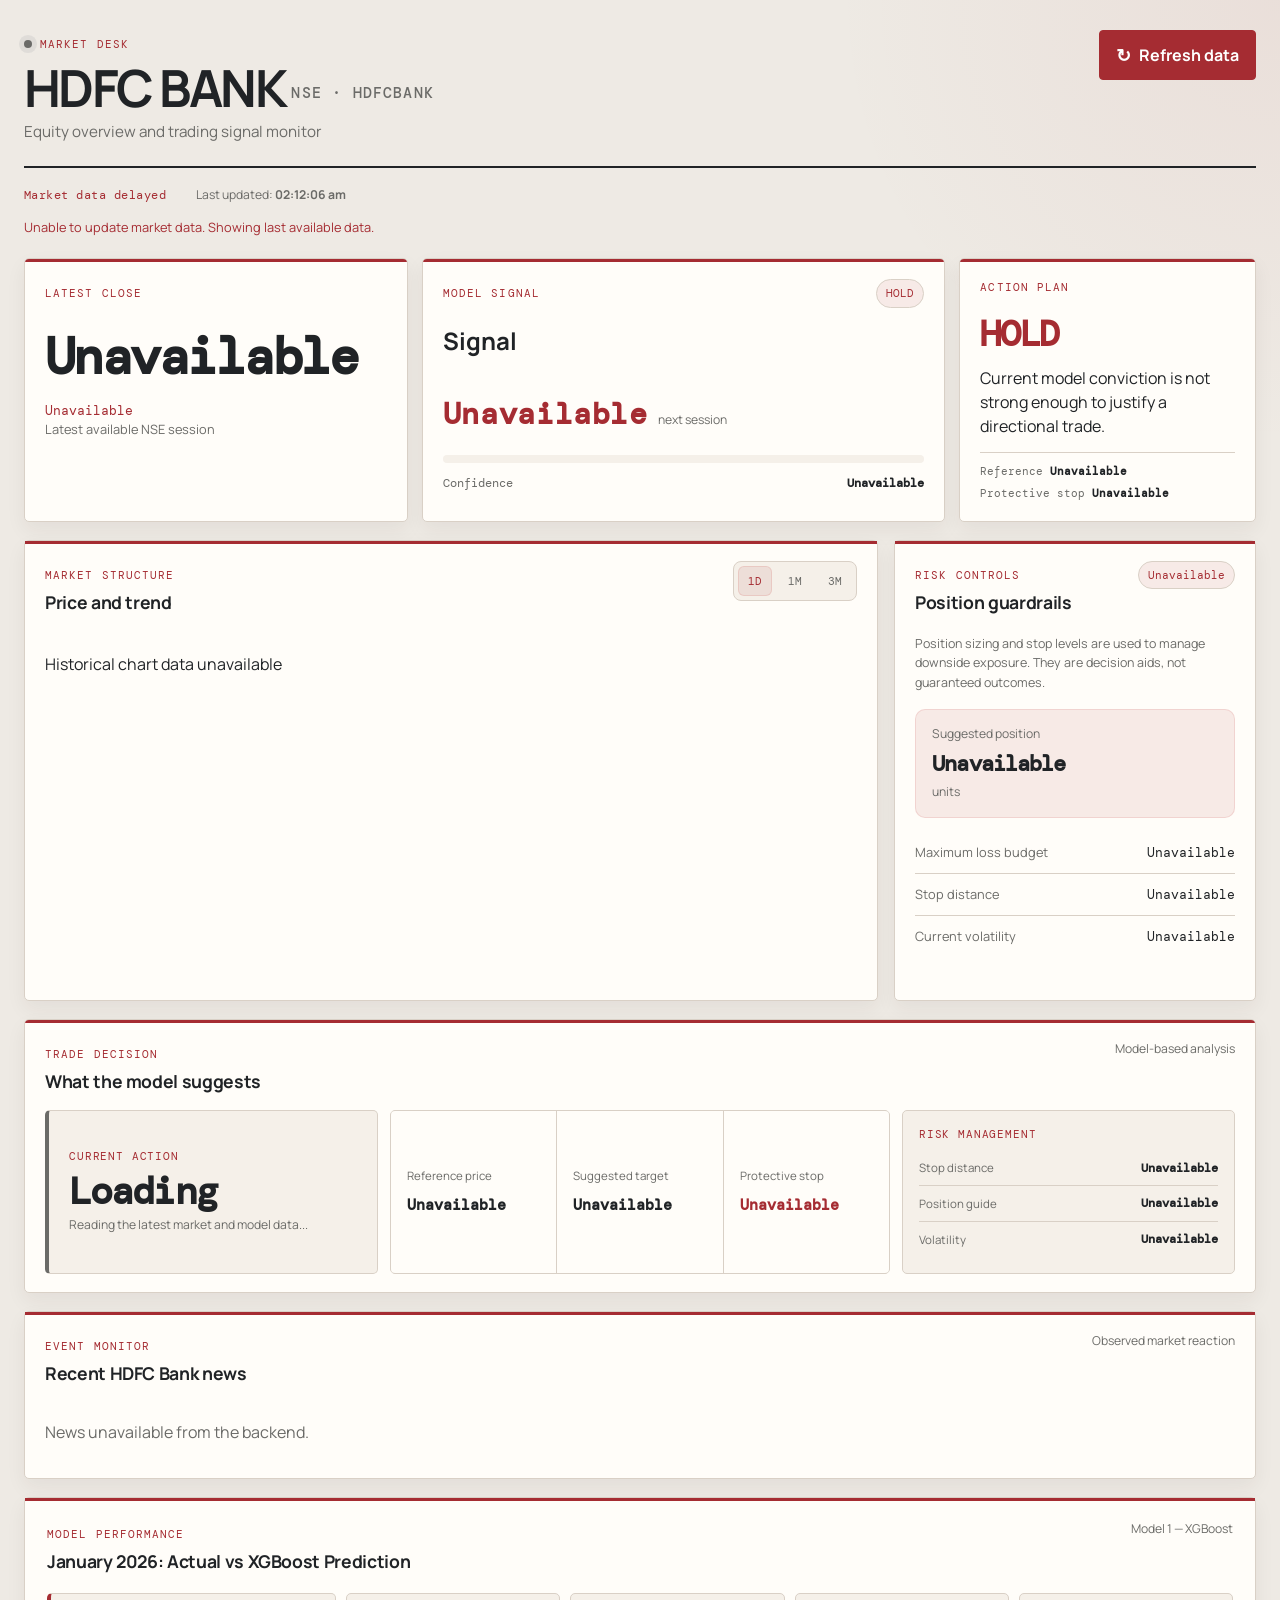
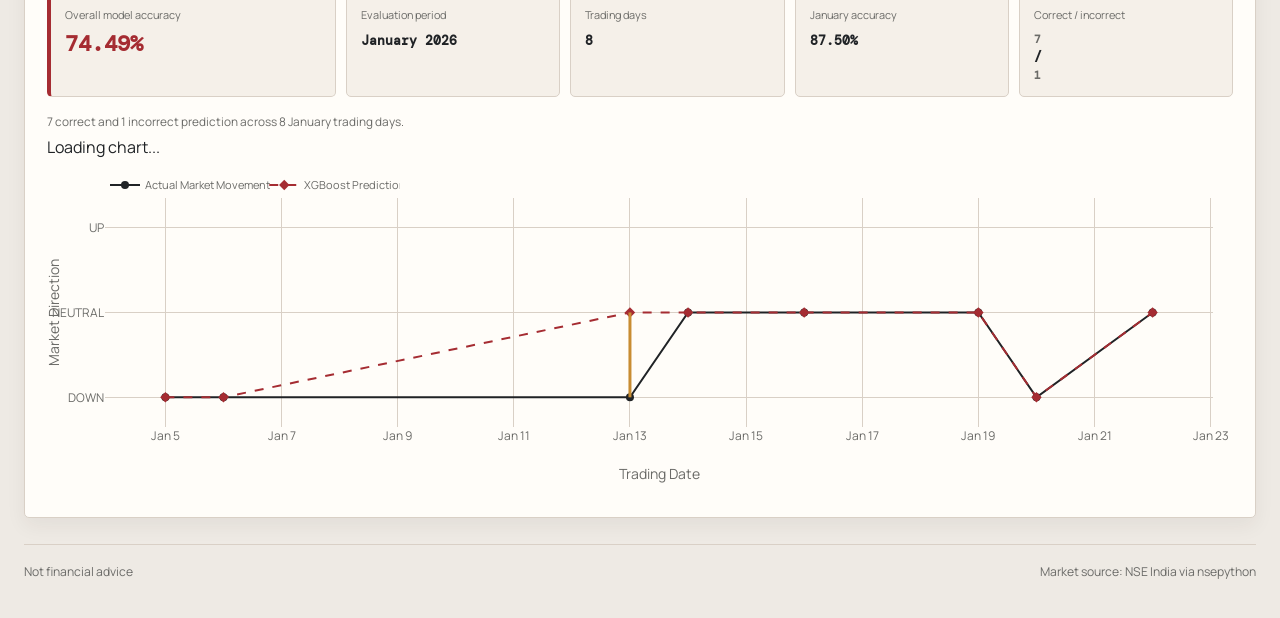
<file: frontend/index.html>
<!doctype html>
<html lang="en">
  <head>
    <meta charset="UTF-8" />
    <meta name="viewport" content="width=device-width, initial-scale=1.0" />
    <meta name="description" content="HDFC Bank market intelligence dashboard." />
    <title>HDFC Bank | Market Intelligence</title>
    <link rel="stylesheet" href="styles.css" />
    <script src="https://cdn.plot.ly/plotly-2.35.2.min.js"></script>
  </head>
  <body>
    <main class="shell">
      <header class="topline">
        <div class="brand-group">
          <div class="brand-row">
            <span class="live-dot" aria-hidden="true"></span>
            <span class="eyebrow">Market desk</span>
          </div>
          <h1>HDFC BANK <span class="ticker">NSE · HDFCBANK</span></h1>
          <p class="subtitle">Equity overview and trading signal monitor</p>
        </div>
        <button class="refresh-button" id="load-data" type="button">
          <span class="refresh-icon" aria-hidden="true">↻</span>
          <span class="button-label">Refresh data</span>
        </button>
      </header>

      <div class="status-row" aria-live="polite">
        <span id="market-status-label" class="market-status-label">Loading market data</span>
        <span>Last updated: <strong id="last-updated">--:--:--</strong></span>
      </div>
      <p id="global-status" class="global-status" role="status" aria-live="polite">Loading market desk...</p>

      <section class="hero-grid">
        <article class="price-hero">
          <span class="section-kicker">Latest close</span>
          <strong id="latest-price">Unavailable</strong>
          <span id="daily-change" class="price-change">Unavailable</span>
          <span class="hero-caption">Latest available NSE session</span>
        </article>

        <article class="prediction-card">
          <div class="panel-header">
            <div>
              <span class="section-kicker">Model signal</span>
              <h2>Signal</h2>
            </div>
            <span id="prediction-badge" class="direction-badge">Unavailable</span>
          </div>
          <div class="prediction-main">
            <strong id="prediction-detail">Unavailable</strong>
            <span>next session</span>
          </div>
          <div class="confidence-track" aria-label="Prediction confidence">
            <span id="prediction-confidence-bar"></span>
          </div>
          <div class="prediction-meta">
            <span>Confidence</span>
            <strong id="confidence-value">0%</strong>
          </div>
        </article>

        <article class="signal-card">
          <span class="section-kicker">Action plan</span>
          <strong id="signal-detail">Unavailable</strong>
          <span id="suggestion-copy">Waiting for market data</span>
          <div class="suggestion-levels">
            <span>Reference <strong id="reference-price">Unavailable</strong></span>
            <span>Protective stop <strong id="stop-price">Unavailable</strong></span>
          </div>
        </article>
      </section>

      <section class="workspace-grid">
        <article class="panel chart-panel">
          <div class="panel-header">
            <div>
              <span class="section-kicker">Market structure</span>
              <h2>Price and trend</h2>
            </div>
            <div class="timeframe-control" role="group" aria-label="Chart timeframe">
              <button class="timeframe active" data-timeframe="1d" type="button">1D</button>
              <button class="timeframe" data-timeframe="1m" type="button">1M</button>
              <button class="timeframe" data-timeframe="3m" type="button">3M</button>
            </div>
          </div>
          <div id="chart-message" class="chart-message"></div>
          <div class="chart-wrap">
            <div id="price-chart" aria-label="HDFC Bank price chart">Loading chart...</div>
          </div>
        </article>

        <article class="panel risk-panel">
          <div class="panel-header">
            <div>
              <span class="section-kicker">Risk controls</span>
              <h2>Position guardrails</h2>
            </div>
            <span id="risk-status" class="risk-state">Unavailable</span>
          </div>
          <p class="risk-explainer">Position sizing and stop levels are used to manage downside exposure. They are decision aids, not guaranteed outcomes.</p>
          <div class="risk-highlight">
            <span>Suggested position</span>
            <strong id="position-size">Unavailable</strong>
            <small>units</small>
          </div>
          <dl class="data-list">
            <div class="data-row">
              <dt>Maximum loss budget</dt>
              <dd id="risk-per-trade">Unavailable</dd>
            </div>
            <div class="data-row">
              <dt>Stop distance</dt>
              <dd id="stop-loss">Unavailable</dd>
            </div>
            <div class="data-row">
              <dt>Current volatility</dt>
              <dd id="volatility">Unavailable</dd>
            </div>
          </dl>
        </article>
      </section>

      <section class="trade-decision panel" aria-label="Trade decision">
        <div class="panel-header trade-decision-header">
          <div>
            <span class="section-kicker">Trade decision</span>
            <h2>What the model suggests</h2>
          </div>
          <span id="trade-decision-source" class="panel-note">Model-based analysis</span>
        </div>

        <div class="trade-decision-grid">
          <div id="trade-action-card" class="trade-action-card">
            <span class="trade-action-label">Current action</span>
            <strong id="trade-action">Loading</strong>
            <p id="trade-guidance">Reading the latest market and model data...</p>
          </div>

          <div class="trade-levels" aria-label="Trade price levels">
            <div class="trade-level">
              <span>Reference price</span>
              <strong id="trade-reference">Not available</strong>
            </div>
            <div class="trade-level">
              <span>Suggested target</span>
              <strong id="trade-target">Not available</strong>
            </div>
            <div class="trade-level risk-level">
              <span>Protective stop</span>
              <strong id="trade-stop">Not available</strong>
            </div>
          </div>

          <div class="trade-risk-summary">
            <span class="trade-action-label">Risk management</span>
            <div class="trade-risk-row">
              <span>Stop distance</span>
              <strong id="trade-stop-distance">Not available</strong>
            </div>
            <div class="trade-risk-row">
              <span>Position guide</span>
              <strong id="trade-position">Not available</strong>
            </div>
            <div class="trade-risk-row">
              <span>Volatility</span>
              <strong id="trade-volatility">Not available</strong>
            </div>
          </div>
        </div>
      </section>

      <section class="panel news-panel">
        <div class="panel-header">
          <div>
            <span class="section-kicker">Event monitor</span>
            <h2>Recent HDFC Bank news</h2>
          </div>
          <span class="panel-note">Observed market reaction</span>
        </div>
        <div id="news-list" class="news-list">
          <p class="unavailable">News unavailable</p>
        </div>
      </section>

      <section class="panel performance-panel" aria-label="January 2026 Model 1 performance">
        <div class="panel-header">
          <div>
            <span class="section-kicker">Model performance</span>
            <h2>January 2026: Actual vs XGBoost Prediction</h2>
          </div>
          <span class="panel-note">Model 1 — XGBoost</span>
        </div>

        <div class="performance-summary">
          <div class="performance-primary">
            <span>Overall model accuracy</span>
            <strong>74.49%</strong>
          </div>
          <div class="performance-metric">
            <span>Evaluation period</span>
            <strong>January 2026</strong>
          </div>
          <div class="performance-metric">
            <span>Trading days</span>
            <strong id="january-trading-days">Not available</strong>
          </div>
          <div class="performance-metric">
            <span>January accuracy</span>
            <strong id="january-accuracy">Not available</strong>
          </div>
          <div class="performance-metric">
            <span>Correct / incorrect</span>
            <strong><span id="january-correct">Not available</span> / <span id="january-incorrect">Not available</span></strong>
          </div>
        </div>

        <div id="performance-message" class="performance-message" role="status" aria-live="polite">Loading January 2026 comparison...</div>
        <div class="performance-chart-wrap">
          <div id="january-performance-chart" aria-label="January 2026 actual market movement versus XGBoost prediction">Loading chart...</div>
        </div>
      </section>

      <footer>
        <span>Not financial advice</span>
        <span>Market source: NSE India via nsepython</span>
      </footer>
    </main>
    <script src="app.js"></script>
  </body>
</html>
</file>
<file: frontend/styles.css>
@import url('https://fonts.googleapis.com/css2?family=DM+Mono:wght@400;500&family=Manrope:wght@400;500;600;700;800&display=swap');

:root {
  --bg: #eeeae4;
  --surface: #fffdf9;
  --surface-soft: #f5f0e9;
  --border: #d9d0c6;
  --text: #202326;
  --muted: #6b6b68;
  --subtle: #8c8982;
  --red: #a52c32;
  --red-soft: rgba(165, 44, 50, 0.09);
  --red-strong: #7f2027;
  --shadow: 0 8px 20px rgba(45, 39, 32, 0.06);
}

* { box-sizing: border-box; }
html { background: var(--bg); }
body {
  margin: 0;
  color: var(--text);
  background: radial-gradient(circle at 100% 0%, rgba(165, 44, 50, 0.06), transparent 28rem), var(--bg);
  font-family: 'Manrope', sans-serif;
  line-height: 1.5;
}
button, input { font: inherit; }
button:focus-visible, input:focus-visible { outline: 2px solid var(--red); outline-offset: 2px; }

.shell {
  width: min(1280px, calc(100% - 48px));
  margin: 0 auto;
  padding: 30px 0 36px;
}

.topline {
  display: flex;
  justify-content: space-between;
  gap: 18px;
  align-items: flex-start;
  padding-bottom: 22px;
  border-bottom: 2px solid var(--text);
}

.brand-group { min-width: 0; }
.brand-row {
  display: inline-flex;
  align-items: center;
  gap: 8px;
  margin-bottom: 10px;
}

.eyebrow, .label, .section-kicker, .status-label {
  color: var(--red);
  font-family: 'DM Mono', monospace;
  font-size: 0.68rem;
  letter-spacing: 0.1em;
  text-transform: uppercase;
}

h1 {
  margin: 0;
  font-size: clamp(2rem, 4vw, 3.2rem);
  letter-spacing: -0.05em;
  line-height: 1;
}

.subtitle {
  margin: 8px 0 0;
  color: var(--muted);
  font-size: 0.95rem;
}

.ticker {
  color: var(--muted);
  font-family: 'DM Mono', monospace;
  font-size: 0.29em;
  font-weight: 500;
  letter-spacing: 0.08em;
  vertical-align: middle;
}

.status-row {
  display: flex;
  flex-wrap: wrap;
  align-items: center;
  gap: 12px 30px;
  margin-top: 18px;
  color: var(--muted);
  font-size: 0.76rem;
}

.market-status-label {
  color: var(--red);
  font-family: 'DM Mono', monospace;
  letter-spacing: 0.04em;
}

.refresh-button {
  align-items: center;
  background: var(--red);
  border: 1px solid var(--red);
  border-radius: 4px;
  color: #fff;
  cursor: pointer;
  display: inline-flex;
  font-weight: 700;
  gap: 8px;
  padding: 11px 16px;
  transition: background 0.2s ease;
}

.refresh-button:hover { background: var(--red-strong); }
.refresh-button:disabled { cursor: wait; opacity: 0.7; }
.refresh-icon { font-size: 1.1rem; }

.global-status {
  margin: 14px 0 0;
  min-height: 22px;
  color: var(--muted);
  font-size: 0.8rem;
}
.global-status.error { color: var(--red); }

.hero-grid { display: grid; grid-template-columns: 1.1fr 1.5fr 0.85fr; gap: 14px; margin-top: 18px; }

.price-hero,
.prediction-card,
.signal-card,
.panel {
  position: relative;
  background: var(--surface);
  border: 1px solid var(--border);
  border-radius: 5px;
  box-shadow: var(--shadow);
}

.price-hero,
.prediction-card,
.signal-card {
  min-height: 168px;
  padding: 20px;
  position: relative;
  overflow: hidden;
}

.price-hero::before,
.prediction-card::before,
.signal-card::before,
.panel::before {
  content: '';
  position: absolute;
  inset: 0 0 auto;
  height: 3px;
  background: var(--red);
}

.price-hero > strong {
  display: block;
  margin: 16px 0 5px;
  color: var(--text);
  font-family: 'DM Mono', monospace;
  font-size: clamp(2rem, 4vw, 3.2rem);
  letter-spacing: -0.05em;
}

.hero-caption,
.price-change {
  display: block;
  font-size: 0.8rem;
}
.hero-caption { color: var(--muted); }
.price-change { color: var(--red); font-family: 'DM Mono', monospace; }

.panel-header { display: flex; align-items: flex-start; justify-content: space-between; gap: 16px; margin-bottom: 18px; }
.panel h2 { margin: 4px 0 0; font-size: 1.1rem; letter-spacing: -0.02em; }

.prediction-card .panel-header { margin-bottom: 12px; }
.prediction-main { display: flex; align-items: baseline; gap: 10px; }
.prediction-main strong {
  color: var(--red);
  font-family: 'DM Mono', monospace;
  font-size: 1.9rem;
  letter-spacing: 0.02em;
}
.prediction-main span { color: var(--muted); font-size: 0.76rem; }

.confidence-track {
  height: 8px;
  margin: 18px 0 12px;
  background: var(--surface-soft);
  border-radius: 999px;
  overflow: hidden;
}
.confidence-track span {
  display: block;
  width: 0%;
  height: 100%;
  background: linear-gradient(90deg, var(--red) 0%, var(--red-strong) 100%);
  border-radius: inherit;
  transition: width 0.2s ease;
}

.prediction-meta {
  display: flex; align-items: center; justify-content: space-between; gap: 12px;
  color: var(--muted); font-family: 'DM Mono', monospace; font-size: 0.72rem;
}
.prediction-meta strong { color: var(--text); font-weight: 600; }

.direction-badge, .risk-state {
  display: inline-flex; align-items: center; justify-content: center;
  border: 1px solid var(--border); border-radius: 999px; background: var(--red-soft); color: var(--red);
  font-family: 'DM Mono', monospace; font-size: 0.68rem; padding: 5px 9px;
}

.signal-card { display: flex; flex-direction: column; justify-content: center; }
.signal-card > strong {
  margin: 12px 0 5px; color: var(--red); font-family: 'DM Mono', monospace; font-size: 2.2rem; letter-spacing: -0.04em;
}
.signal-card > span:last-child { color: var(--muted); font-size: 0.75rem; }

.suggestion-levels {
  display: grid; gap: 6px; border-top: 1px solid var(--border); margin-top: 14px; padding-top: 10px;
}
.suggestion-levels span { color: var(--muted); font-family: 'DM Mono', monospace; font-size: 0.68rem; }
.suggestion-levels strong { color: var(--text); font-weight: 600; }

.decision-layout {
  display: grid; grid-template-columns: minmax(0, 1.5fr) minmax(0, 0.9fr); gap: 16px; margin-top: 18px;
}

.decision-panel, .capital-panel {
  padding: 20px;
}

.decision-summary {
  display: grid; grid-template-columns: minmax(0, 0.8fr) minmax(0, 1.2fr); gap: 18px; align-items: center;
}

.decision-action-block {
  display: flex; flex-direction: column; justify-content: center; gap: 8px;
  padding: 18px; border: 1px solid var(--border); border-radius: 5px; background: var(--surface-soft);
}

.main-action {
  color: var(--red);
  font-family: 'DM Mono', monospace;
  font-size: clamp(2rem, 4vw, 3rem);
  letter-spacing: -0.04em;
  line-height: 1;
}
.action-subtitle { color: var(--muted); font-size: 0.8rem; }

.decision-stat-grid {
  display: grid; grid-template-columns: repeat(2, minmax(0, 1fr)); gap: 12px;
}
.decision-stat {
  padding: 14px 12px; border: 1px solid var(--border); border-radius: 5px; background: var(--surface);
}
.decision-stat span { color: var(--muted); display: block; font-size: 0.72rem; margin-bottom: 6px; }
.decision-stat strong {
  display: block; color: var(--text); font-family: 'DM Mono', monospace; font-size: 0.86rem; word-break: break-word;
}
.decision-badge {
  display: inline-flex; padding: 5px 9px; border-radius: 999px; border: 1px solid var(--border); background: var(--red-soft);
  color: var(--red); font-family: 'DM Mono', monospace; font-size: 0.68rem;
}

.decision-panel {
  background: linear-gradient(180deg, #fff 0%, rgba(198, 40, 40, 0.02) 100%);
}

.capital-panel .panel-header { margin-bottom: 16px; }
.input-label {
  display: block; margin-bottom: 8px; color: var(--muted); font-size: 0.76rem; font-weight: 600;
}
.capital-input-wrap {
  display: flex; align-items: center; gap: 8px; border: 1px solid var(--border); border-radius: 5px; background: var(--surface-soft); padding: 8px 12px;
}
.currency-prefix { color: var(--muted); font-weight: 700; }
.capital-input-wrap input {
  width: 100%; border: 0; background: transparent; color: var(--text); font-size: 1.05rem; font-family: 'DM Mono', monospace;
}
.capital-input-wrap input::-webkit-outer-spin-button, .capital-input-wrap input::-webkit-inner-spin-button { -webkit-appearance: none; margin: 0; }
.capital-input-wrap input[type="number"] { -moz-appearance: textfield; }

.calculate-button {
  display: flex;
  align-items: center;
  justify-content: space-between;
  width: 100%;
  min-height: 46px;
  margin-top: 12px;
  padding: 0 14px 0 16px;
  border: 1px solid var(--red);
  border-radius: 5px;
  background: var(--red);
  color: #fff;
  cursor: pointer;
  font-size: 0.82rem;
  font-weight: 800;
  letter-spacing: 0.01em;
  text-align: left;
  transition: background 0.2s ease, border-color 0.2s ease, transform 0.2s ease;
}

.calculate-button:hover {
  background: var(--red-strong);
  border-color: var(--red-strong);
  transform: translateY(-1px);
}

.calculate-button:active { transform: translateY(0); }
.calculate-button:focus-visible { outline-color: var(--red-strong); }
.calculate-arrow { font-size: 1.1rem; line-height: 1; }

.plan-status {
  min-height: 18px;
  margin: 8px 0 0;
  color: var(--muted);
  font-size: 0.72rem;
}

.allocation-block {
  margin-top: 18px; padding-top: 2px;
}
.allocation-header {
  display: flex; align-items: center; justify-content: space-between; gap: 12px; margin-bottom: 8px;
}
#allocation-percent-value { color: var(--red); font-family: 'DM Mono', monospace; }
#allocation-percent {
  width: 100%; accent-color: var(--red); cursor: pointer;
}

.capital-breakdown {
  display: grid; grid-template-columns: repeat(2, minmax(0, 1fr)); gap: 10px; margin-top: 18px;
}
.capital-metric {
  border: 1px solid var(--border); border-radius: 5px; background: var(--surface-soft); padding: 12px;
}
.capital-metric span { display: block; color: var(--muted); font-size: 0.7rem; margin-bottom: 6px; }
.capital-metric strong {
  display: block; color: var(--text); font-family: 'DM Mono', monospace; font-size: 0.88rem; word-break: break-word;
}
.capital-error {
  min-height: 20px; margin-top: 12px; color: var(--red); font-size: 0.76rem;
}

.workspace-grid {
  display: grid; grid-template-columns: minmax(0, 1.7fr) minmax(290px, 0.72fr); gap: 16px; margin-top: 18px;
}

.trade-decision {
  margin-top: 18px;
  padding: 22px;
  overflow: hidden;
}

.trade-decision-header { margin-bottom: 16px; }

.trade-decision-grid {
  display: grid;
  grid-template-columns: minmax(210px, 0.9fr) minmax(0, 1.35fr) minmax(210px, 0.9fr);
  gap: 12px;
  align-items: stretch;
}

.trade-action-card,
.trade-levels,
.trade-risk-summary {
  min-height: 154px;
  border: 1px solid var(--border);
  border-radius: 5px;
  background: var(--surface-soft);
}

.trade-action-card {
  display: flex;
  flex-direction: column;
  justify-content: center;
  padding: 20px;
  border-left: 4px solid var(--red);
}

.trade-action-card.buy { border-left-color: #2f7655; }
.trade-action-card.sell { border-left-color: var(--red); }
.trade-action-card.hold { border-left-color: #9b7429; }
.trade-action-card.loading { border-left-color: var(--muted); }

.trade-action-label {
  color: var(--red);
  font-family: 'DM Mono', monospace;
  font-size: 0.66rem;
  letter-spacing: 0.08em;
  text-transform: uppercase;
}

.trade-action-card strong {
  margin: 8px 0 6px;
  color: var(--text);
  font-family: 'DM Mono', monospace;
  font-size: 2.35rem;
  letter-spacing: -0.05em;
  line-height: 1;
}

.trade-action-card.buy strong { color: #2f7655; }
.trade-action-card.sell strong { color: var(--red); }
.trade-action-card.hold strong { color: #9b7429; }
.trade-action-card p { margin: 0; color: var(--muted); font-size: 0.76rem; line-height: 1.55; }

.trade-levels { display: grid; grid-template-columns: repeat(3, 1fr); gap: 1px; background: var(--border); overflow: hidden; }
.trade-level { display: flex; flex-direction: column; justify-content: center; gap: 9px; padding: 16px; background: var(--surface); }
.trade-level span, .trade-risk-row span { color: var(--muted); font-size: 0.72rem; }
.trade-level strong { color: var(--text); font-family: 'DM Mono', monospace; font-size: 0.95rem; word-break: break-word; }
.trade-level.risk-level strong { color: var(--red); }

.trade-risk-summary { padding: 16px; }
.trade-risk-summary .trade-action-label { display: block; margin-bottom: 8px; }
.trade-risk-row { display: flex; align-items: center; justify-content: space-between; gap: 12px; padding: 8px 0; border-bottom: 1px solid var(--border); }
.trade-risk-row:last-child { border-bottom: 0; }
.trade-risk-row strong { color: var(--text); font-family: 'DM Mono', monospace; font-size: 0.78rem; text-align: right; }

.panel { padding: 20px 20px 18px; }
.chart-panel, .risk-panel { min-width: 0; }

.timeframe-control {
  display: inline-flex; align-items: center; gap: 6px; padding: 4px; border: 1px solid var(--border); border-radius: 8px; background: var(--surface-soft);
}
.timeframe {
  border: 1px solid transparent; border-radius: 6px; background: transparent; color: var(--muted); cursor: pointer; font-family: 'DM Mono', monospace; font-size: 0.68rem; padding: 6px 9px; transition: all 0.2s ease;
}
.timeframe.active, .timeframe:hover:not(:disabled) { background: var(--red-soft); border-color: rgba(198, 40, 40, 0.12); color: var(--red); }

.chart-message { min-height: 18px; color: var(--muted); font-size: 0.76rem; }
.chart-wrap { min-height: 330px; }
#price-chart { min-height: 300px; }

.risk-explainer { margin: 0 0 16px; color: var(--muted); font-size: 0.78rem; line-height: 1.6; }
.risk-highlight {
  display: grid; gap: 3px; margin-bottom: 14px; padding: 15px 16px; border: 1px solid rgba(198, 40, 40, 0.12); border-radius: 10px; background: var(--red-soft);
}
.risk-highlight span, .risk-highlight small { color: var(--muted); font-size: 0.76rem; }
.risk-highlight strong { font-family: 'DM Mono', monospace; font-size: 1.4rem; letter-spacing: -0.04em; }

.data-list { display: grid; gap: 0; margin: 0; }
.data-row {
  display: flex; align-items: center; justify-content: space-between; gap: 18px; padding: 11px 0; border-bottom: 1px solid var(--border);
}
.data-row:last-child { border-bottom: 0; }
.data-row dt { color: var(--muted); font-size: 0.8rem; }
.data-row dd { margin: 0; color: var(--text); font-family: 'DM Mono', monospace; font-size: 0.8rem; text-align: right; }

.news-panel { margin-top: 18px; }
.panel-note { color: var(--muted); font-size: 0.76rem; }
.news-list { display: grid; gap: 10px; }
.news-item {
  border: 1px solid var(--border); border-radius: 10px; background: var(--surface-soft); padding: 14px 16px;
}
.news-item h3 { margin: 0 0 6px; font-size: 0.96rem; }
.news-item p { margin: 0; color: var(--muted); font-size: 0.78rem; }
.news-badges { display: flex; flex-wrap: wrap; gap: 8px; margin-top: 10px; }
.news-badge {
  display: inline-flex; align-items: center; border: 1px solid var(--border); border-radius: 999px; background: #fff; color: var(--muted);
  font-family: 'DM Mono', monospace; font-size: 0.64rem; padding: 4px 8px; letter-spacing: 0.04em;
}
.news-badge.positive { color: var(--red); border-color: rgba(198, 40, 40, 0.18); }
.news-badge.negative { color: var(--red); }
.news-badge.neutral, .news-badge.impact { color: var(--muted); }

.performance-panel {
  margin-top: 18px;
  padding: 22px;
}

.performance-summary {
  display: grid;
  grid-template-columns: 1.35fr repeat(4, 1fr);
  gap: 10px;
  margin-bottom: 16px;
}

.performance-primary,
.performance-metric {
  min-height: 76px;
  padding: 13px 14px;
  border: 1px solid var(--border);
  border-radius: 5px;
  background: var(--surface-soft);
}

.performance-primary { border-left: 4px solid var(--red); }
.performance-primary span, .performance-metric span { display: block; color: var(--muted); font-size: 0.68rem; }
.performance-primary strong { display: block; margin-top: 5px; color: var(--red); font-family: 'DM Mono', monospace; font-size: 1.35rem; }
.performance-metric strong { display: block; margin-top: 8px; color: var(--text); font-family: 'DM Mono', monospace; font-size: 0.82rem; word-break: break-word; }
.performance-message { min-height: 20px; margin-bottom: 2px; color: var(--muted); font-size: 0.74rem; }
.performance-chart-wrap { min-height: 360px; }
#january-performance-chart { min-height: 330px; }

.unavailable { color: var(--muted) !important; }

footer {
  display: flex; flex-wrap: wrap; justify-content: space-between; gap: 12px 24px; margin-top: 26px; padding-top: 18px; border-top: 1px solid var(--border); color: var(--muted); font-size: 0.76rem;
}

.live-dot {
  display: inline-block; width: 8px; height: 8px; background: var(--red); border-radius: 50%; box-shadow: 0 0 0 5px rgba(198, 40, 40, 0.12);
}
.live-dot.offline { background: var(--muted); box-shadow: 0 0 0 5px rgba(93, 100, 109, 0.1); }

@media (max-width: 900px) {
  .hero-grid, .workspace-grid, .decision-layout { grid-template-columns: 1fr; }
  .decision-summary { grid-template-columns: 1fr; }
  .trade-decision-grid { grid-template-columns: 1fr; }
  .performance-summary { grid-template-columns: repeat(2, 1fr); }
}

@media (max-width: 760px) {
  .shell { width: min(100% - 28px, 680px); padding-top: 22px; }
  .topline { display: block; }
  .refresh-button { margin-top: 18px; }
  .panel { padding: 18px; }
  .decision-stat-grid, .capital-breakdown { grid-template-columns: 1fr 1fr; }
  .trade-levels { grid-template-columns: 1fr; }
  .performance-summary { grid-template-columns: 1fr; }
}

@media (max-width: 420px) {
  .shell { width: min(100% - 20px, 360px); }
  h1 { font-size: 2.2rem; }
  .prediction-main, .decision-stat-grid, .capital-breakdown { grid-template-columns: 1fr; }
  .prediction-main { display: flex; }
}
</file>
